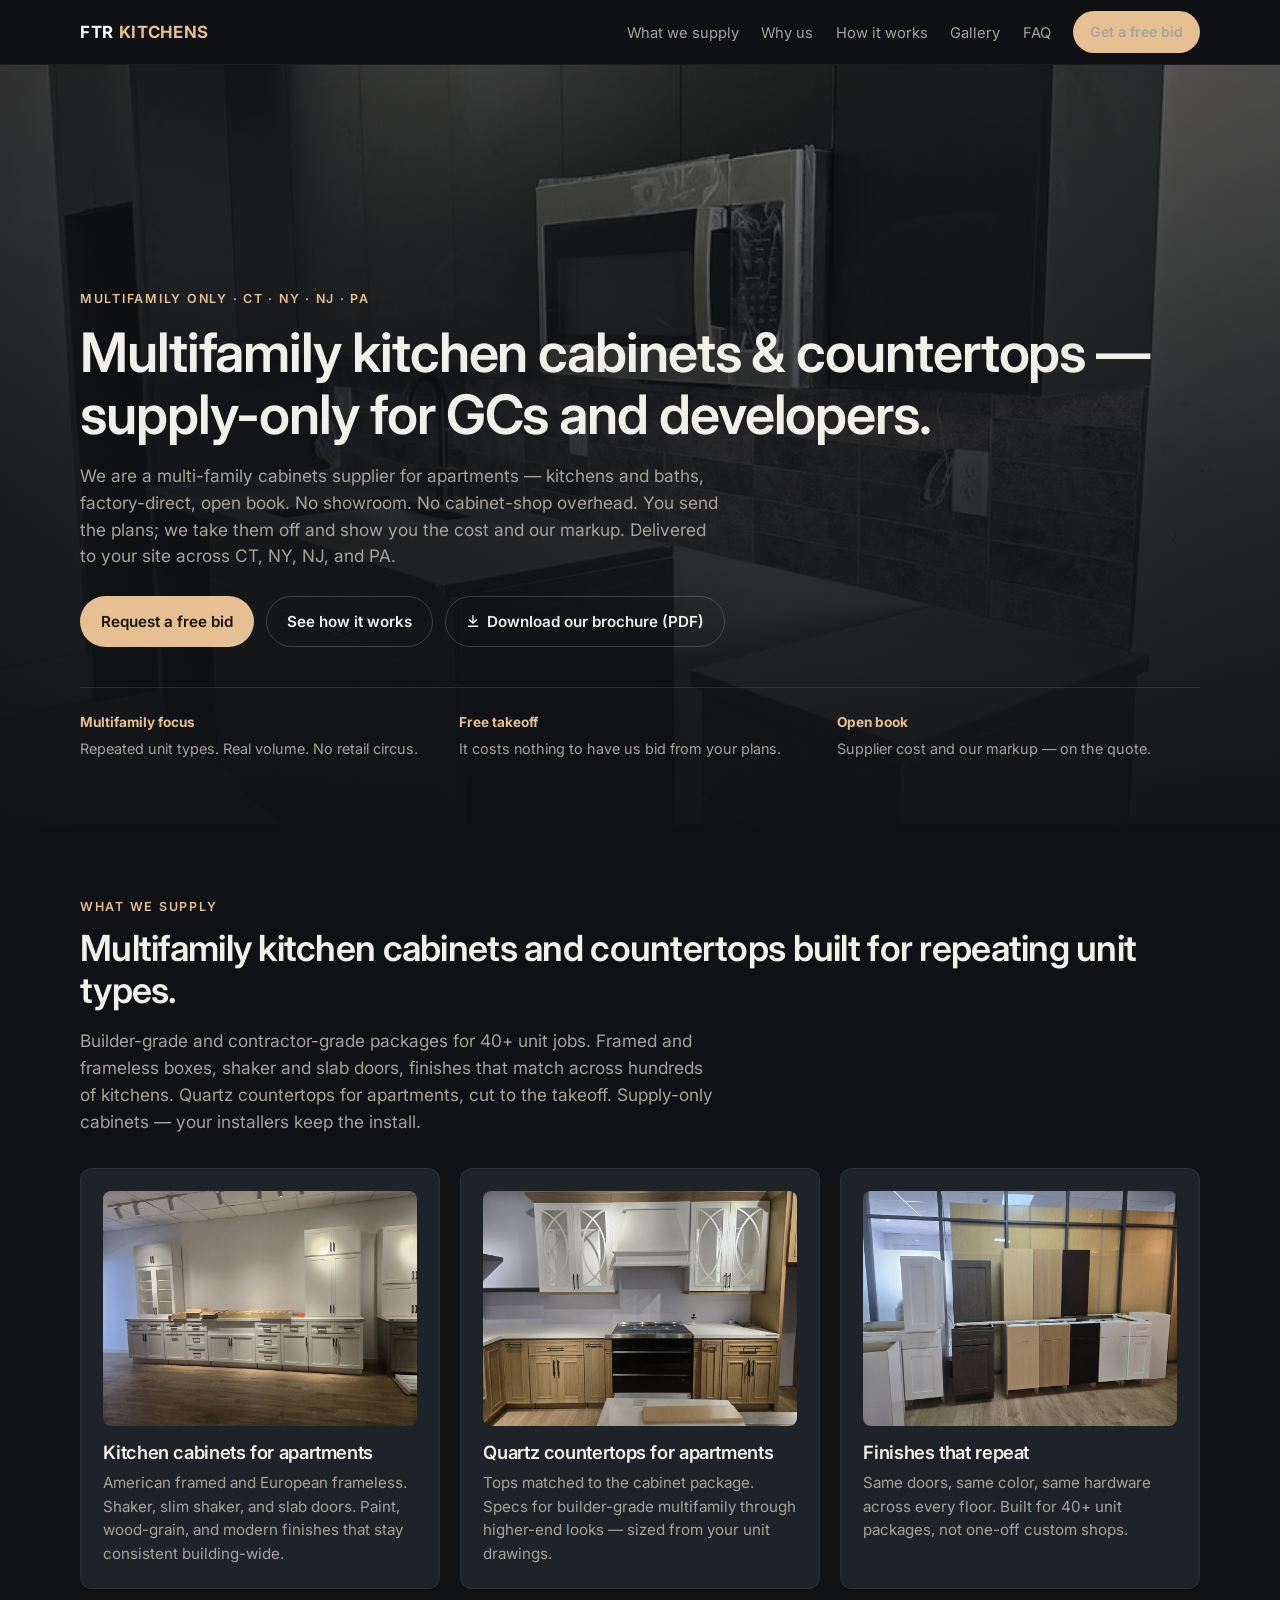
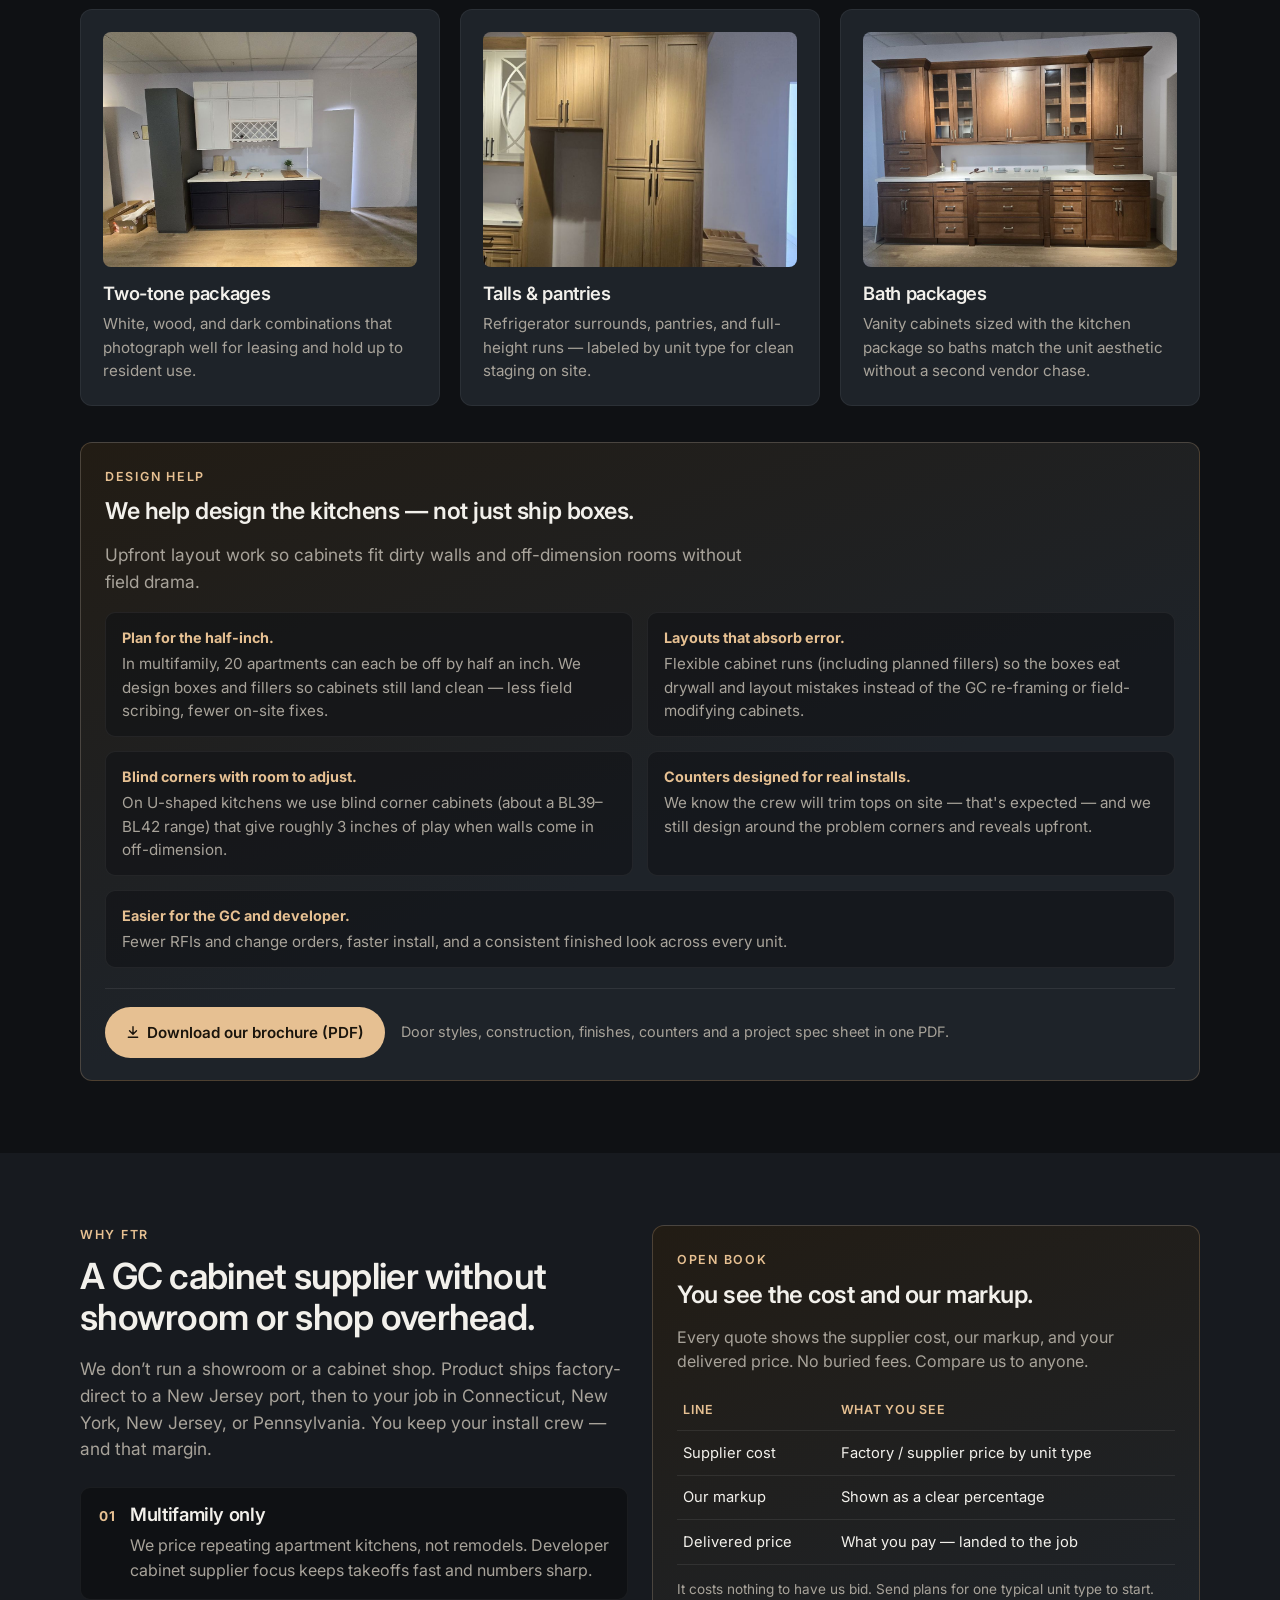
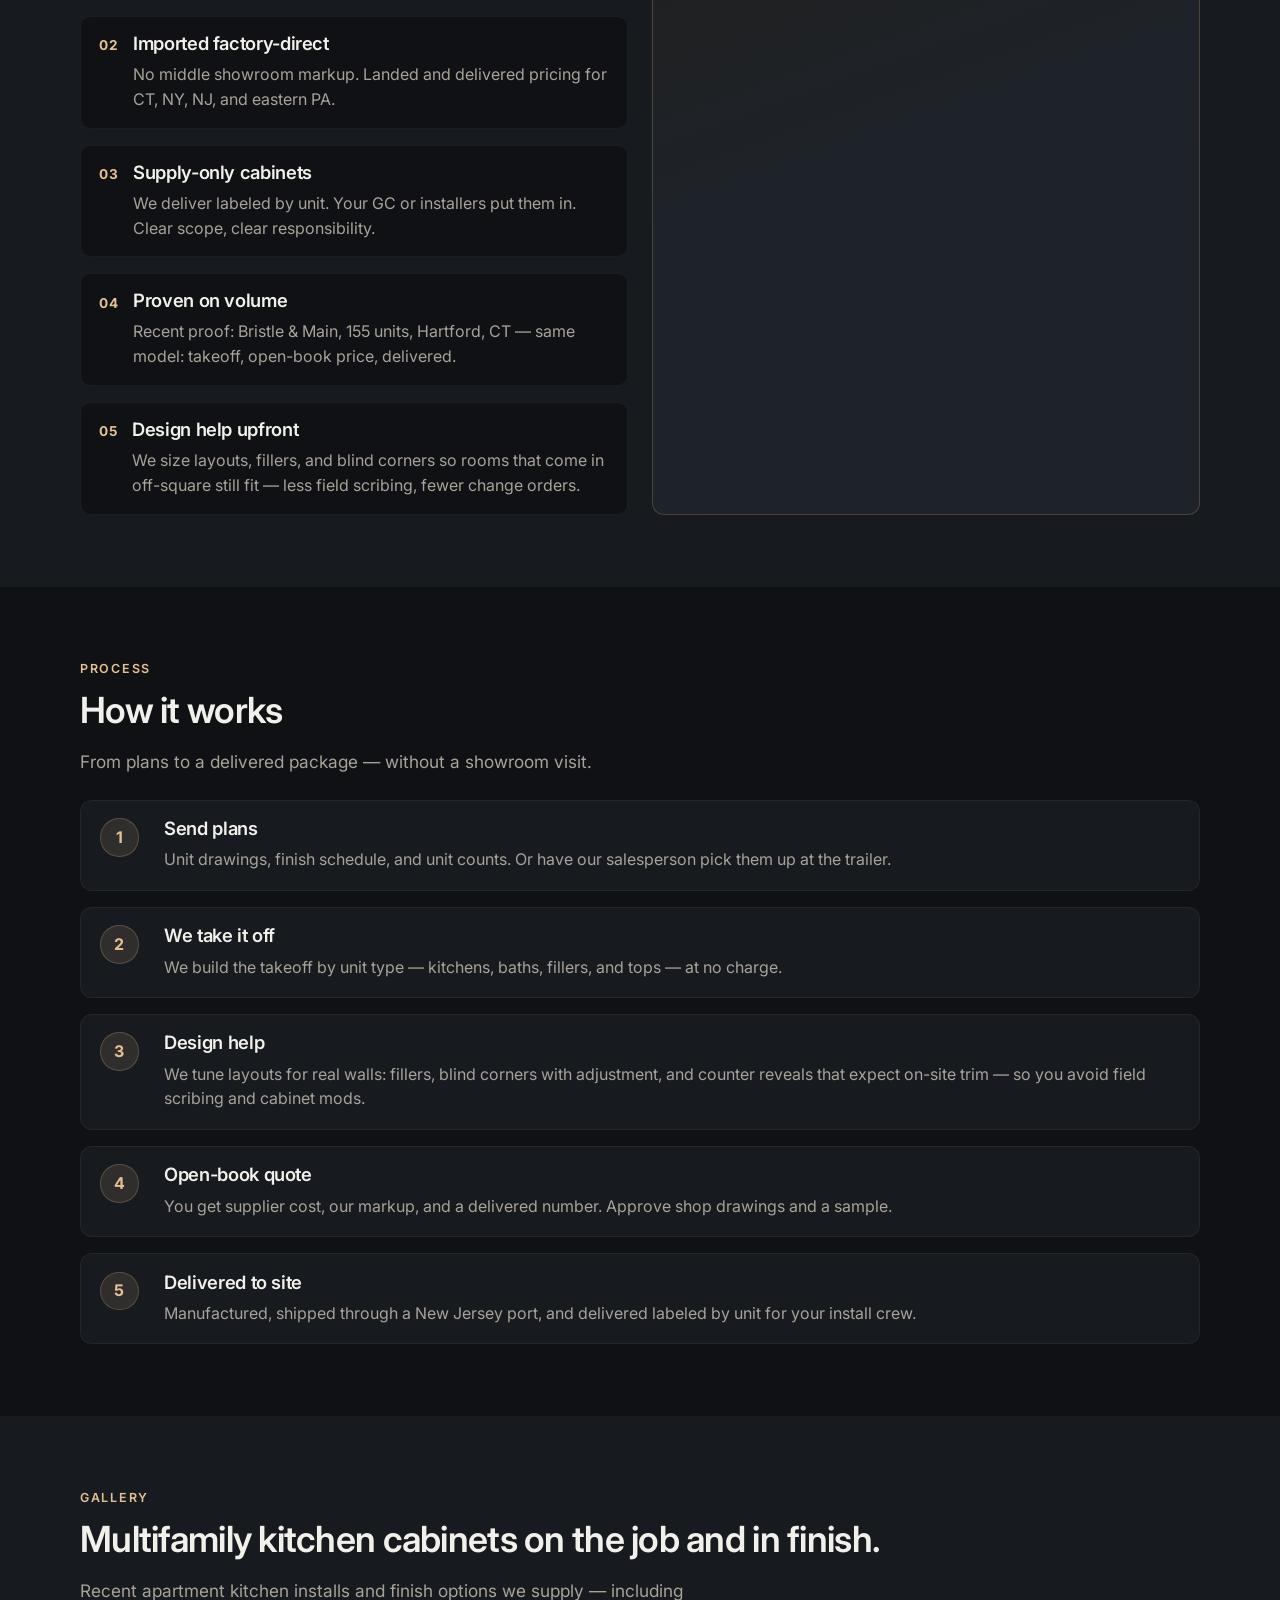
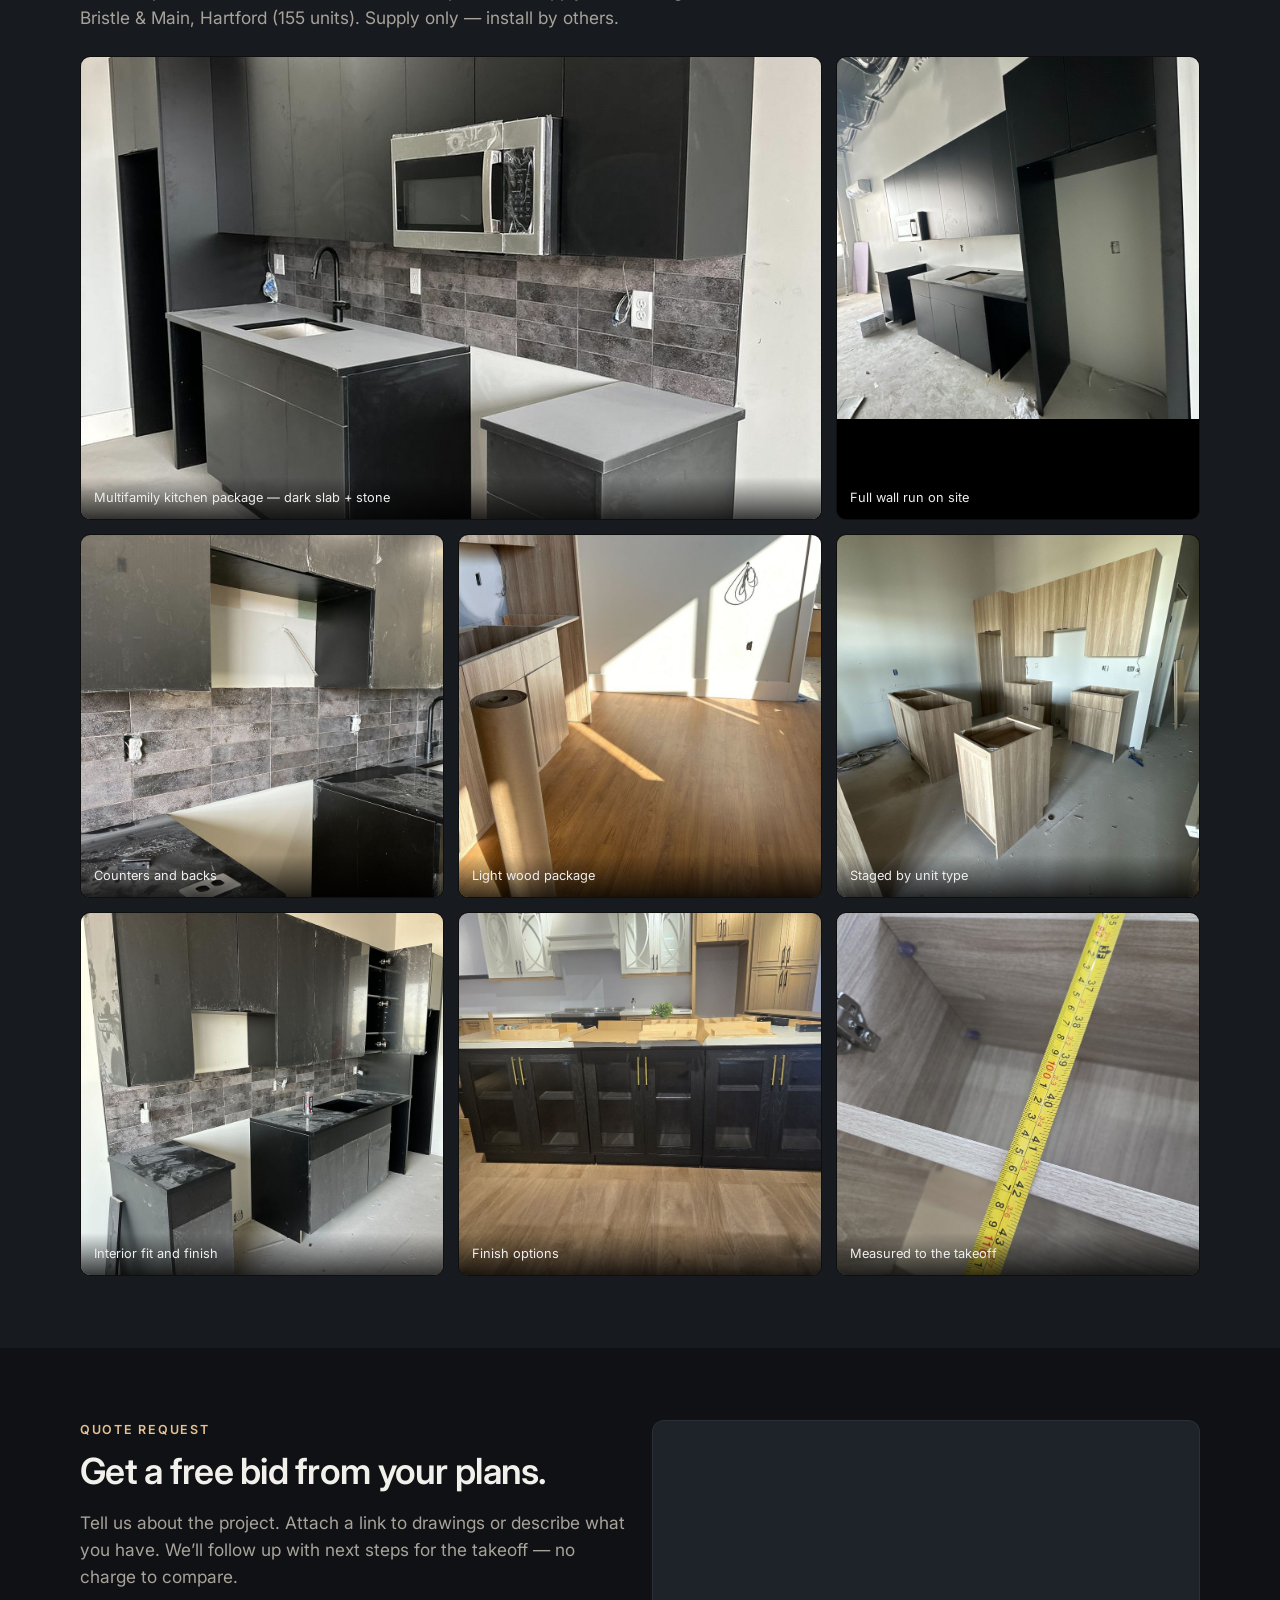
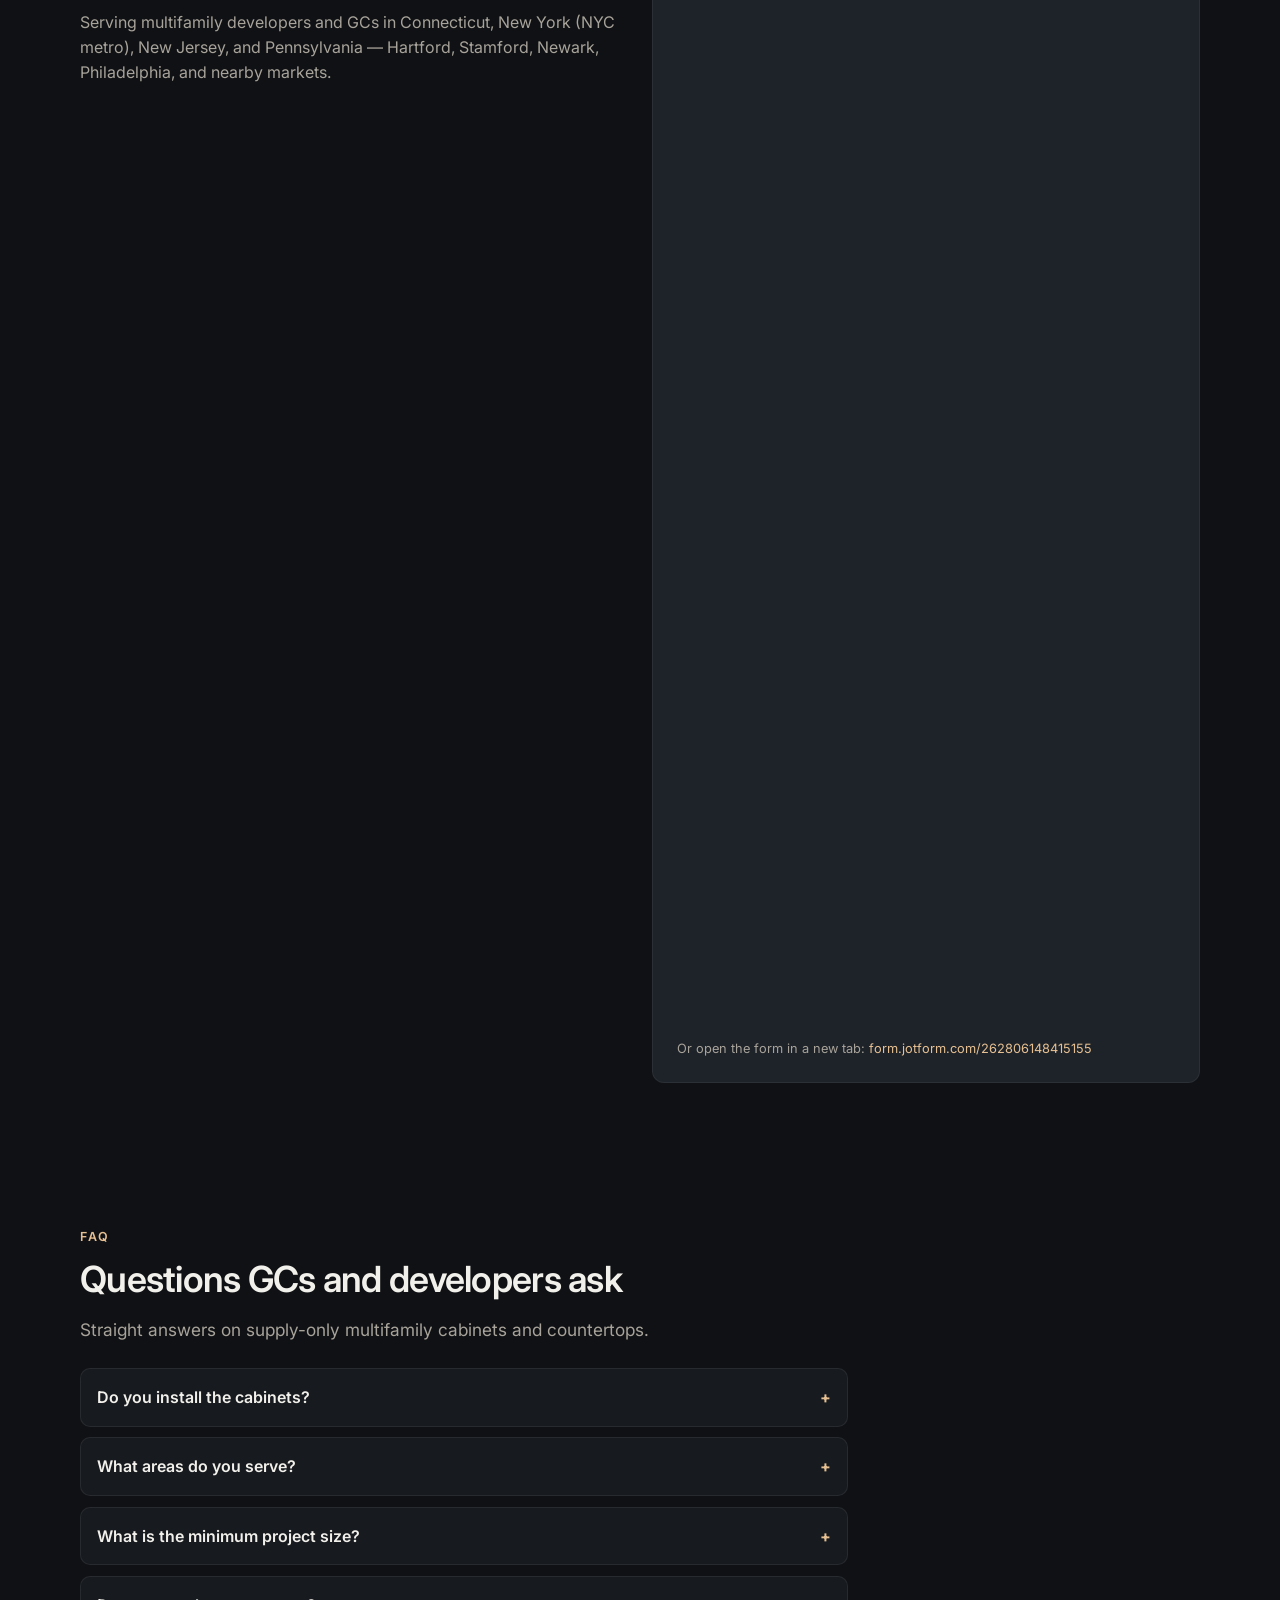
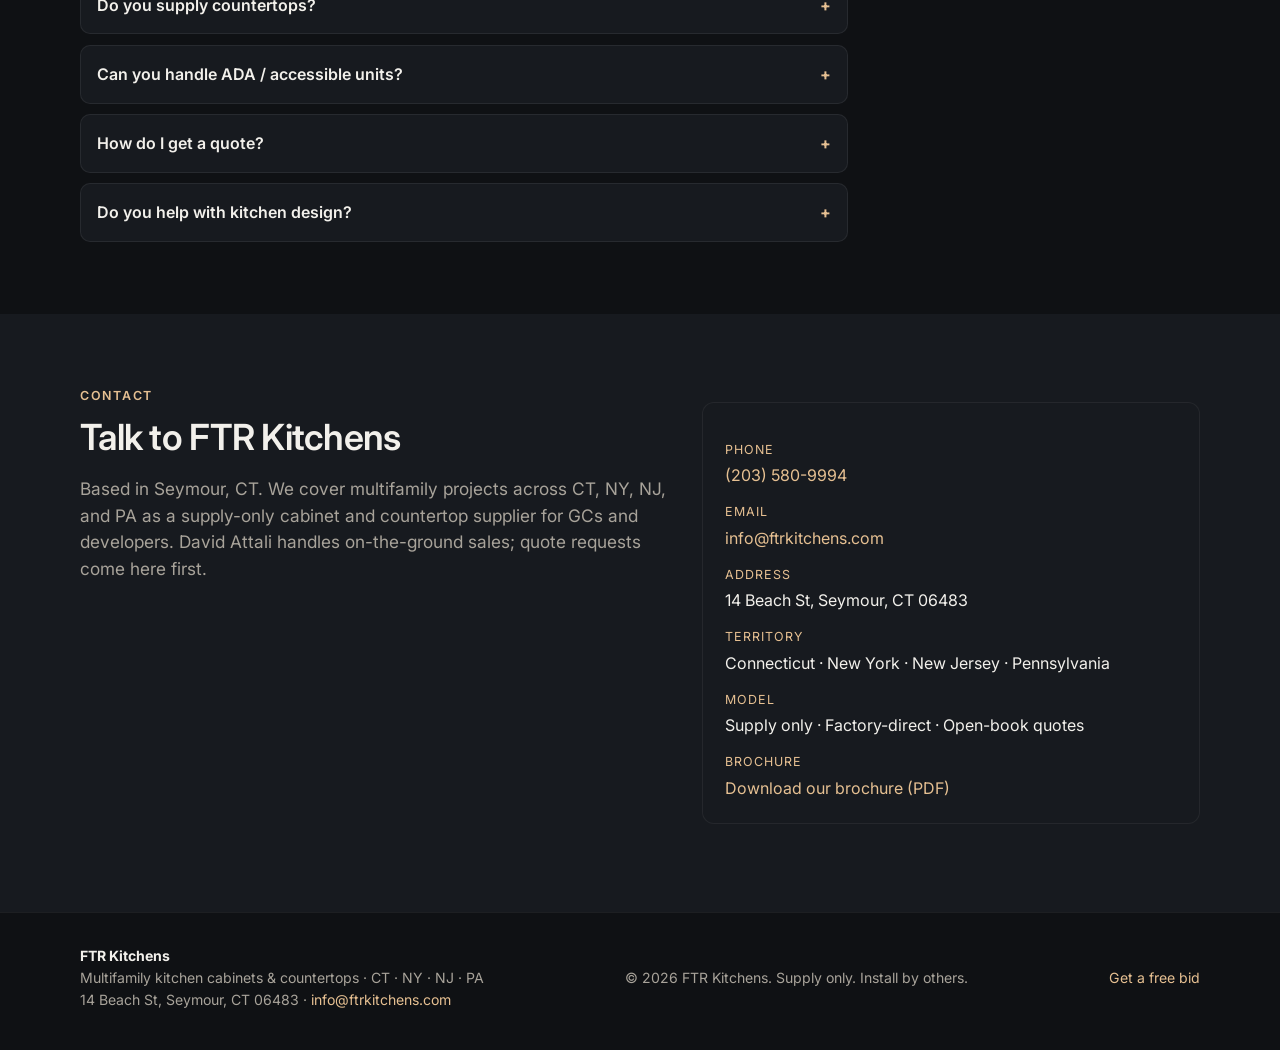
<file: index.html>
<!DOCTYPE html>
<html lang="en">
<head>
  <meta charset="utf-8" />
  <meta name="viewport" content="width=device-width, initial-scale=1" />
  <title>Multifamily Kitchen Cabinets &amp; Counters | FTR Kitchens</title>
  <meta name="description" content="Supply-only multifamily kitchen cabinets and quartz countertops for GCs and developers in CT, NY, NJ &amp; PA. Free takeoff. Open-book pricing. (203) 580-9994." />
  <meta name="theme-color" content="#0f1114" />
  <link rel="canonical" href="https://ftrkitchens.com/" />
  <meta name="robots" content="index, follow" />

  <meta property="og:type" content="website" />
  <meta property="og:site_name" content="FTR Kitchens" />
  <meta property="og:url" content="https://ftrkitchens.com/" />
  <meta property="og:title" content="Multifamily Kitchen Cabinets &amp; Counters | FTR Kitchens" />
  <meta property="og:description" content="Supply-only multifamily kitchen cabinets and countertops for GCs and developers across CT, NY, NJ and PA. Free takeoff. Delivered to site." />
  <meta property="og:image" content="https://ftrkitchens.com/img/hero.jpg" />
  <meta property="og:image:alt" content="Modern multifamily kitchen with matte black slab cabinets and dark quartz countertops" />
  <meta property="og:locale" content="en_US" />

  <meta name="twitter:card" content="summary_large_image" />
  <meta name="twitter:title" content="Multifamily Kitchen Cabinets &amp; Counters | FTR Kitchens" />
  <meta name="twitter:description" content="Supply-only cabinets and countertops for multifamily projects in CT, NY, NJ and PA. Free takeoff from your plans." />
  <meta name="twitter:image" content="https://ftrkitchens.com/img/hero.jpg" />

  <link rel="icon" href="/favicon.svg" type="image/svg+xml" />
  <link rel="icon" href="/favicon.png" type="image/png" sizes="32x32" />
  <link rel="apple-touch-icon" href="/favicon.png" />

  <link rel="preconnect" href="https://fonts.googleapis.com" />
  <link rel="preconnect" href="https://fonts.gstatic.com" crossorigin />
  <link rel="preconnect" href="https://form.jotform.com" />
  <link rel="preload" as="image" href="img/hero.jpg" fetchpriority="high" />
  <link href="https://fonts.googleapis.com/css2?family=Inter:wght@400;500;600;700&display=swap" rel="stylesheet" />
  <link rel="stylesheet" href="styles.css" />

  <script type="application/ld+json">
  {
    "@context": "https://schema.org",
    "@graph": [
      {
        "@type": ["Organization", "HomeAndConstructionBusiness"],
        "@id": "https://ftrkitchens.com/#organization",
        "name": "FTR Kitchens",
        "url": "https://ftrkitchens.com/",
        "telephone": "+1-203-580-9994",
        "email": "info@ftrkitchens.com",
        "address": {
          "@type": "PostalAddress",
          "streetAddress": "14 Beach St",
          "addressLocality": "Seymour",
          "addressRegion": "CT",
          "postalCode": "06483",
          "addressCountry": "US"
        },
        "image": "https://ftrkitchens.com/img/hero.jpg",
        "logo": "https://ftrkitchens.com/favicon.png",
        "description": "Supply-only multifamily kitchen cabinets and countertops for developers and GCs in Connecticut, New York, New Jersey, and Pennsylvania.",
        "areaServed": [
          {"@type": "State", "name": "Connecticut"},
          {"@type": "State", "name": "New York"},
          {"@type": "State", "name": "New Jersey"},
          {"@type": "State", "name": "Pennsylvania"},
          {"@type": "City", "name": "Hartford"},
          {"@type": "City", "name": "Stamford"},
          {"@type": "City", "name": "Newark"},
          {"@type": "City", "name": "Philadelphia"},
          {"@type": "City", "name": "New York"}
        ],
        "knowsAbout": [
          "multifamily kitchen cabinets",
          "apartment kitchen cabinets wholesale",
          "quartz countertops for apartments",
          "supply-only cabinets",
          "GC cabinet supplier"
        ]
      },
      {
        "@type": "WebSite",
        "@id": "https://ftrkitchens.com/#website",
        "url": "https://ftrkitchens.com/",
        "name": "FTR Kitchens",
        "publisher": {"@id": "https://ftrkitchens.com/#organization"}
      },
      {
        "@type": "Service",
        "@id": "https://ftrkitchens.com/#service-cabinets",
        "name": "Multifamily kitchen cabinets",
        "serviceType": "Supply-only multifamily kitchen cabinets",
        "provider": {"@id": "https://ftrkitchens.com/#organization"},
        "areaServed": ["CT", "NY", "NJ", "PA"],
        "description": "Builder-grade and contractor-grade kitchen cabinets for multifamily projects of 40+ units. Delivered to site; install by others."
      },
      {
        "@type": "Service",
        "@id": "https://ftrkitchens.com/#service-countertops",
        "name": "Multifamily countertops",
        "serviceType": "Quartz and stone countertops for apartments",
        "provider": {"@id": "https://ftrkitchens.com/#organization"},
        "areaServed": ["CT", "NY", "NJ", "PA"],
        "description": "Quartz and stone countertops sized from unit drawings and delivered with the cabinet package."
      },
      {
        "@type": "FAQPage",
        "@id": "https://ftrkitchens.com/#faq",
        "mainEntity": [
          {
            "@type": "Question",
            "name": "Do you install the cabinets?",
            "acceptedAnswer": {
              "@type": "Answer",
              "text": "No. FTR Kitchens is supply only. We deliver labeled packages to your site; your GC or install crew puts them in."
            }
          },
          {
            "@type": "Question",
            "name": "What areas do you serve?",
            "acceptedAnswer": {
              "@type": "Answer",
              "text": "Multifamily projects across Connecticut, New York (including NYC metro), New Jersey, and Pennsylvania — including markets like Hartford, Stamford, Newark, and Philadelphia."
            }
          },
          {
            "@type": "Question",
            "name": "What is the minimum project size?",
            "acceptedAnswer": {
              "@type": "Answer",
              "text": "We focus on multifamily work. Typical jobs are 40+ units with repeating kitchen types so factory pricing stays sharp."
            }
          },
          {
            "@type": "Question",
            "name": "Do you supply countertops?",
            "acceptedAnswer": {
              "@type": "Answer",
              "text": "Yes. Quartz and stone countertops are part of the package, sized from your unit drawings and delivered with the cabinets."
            }
          },
          {
            "@type": "Question",
            "name": "Can you handle ADA / accessible units?",
            "acceptedAnswer": {
              "@type": "Answer",
              "text": "Yes. We build cabinet packages to the project's accessible-unit specs so ADA kitchens match the rest of the building."
            }
          },
          {
            "@type": "Question",
            "name": "How do I get a quote?",
            "acceptedAnswer": {
              "@type": "Answer",
              "text": "Send unit plans and a finish schedule for a free takeoff. Pricing is open book — you see the supplier cost and our markup. Call (203) 580-9994 or use the quote form."
            }
          },
          {
            "@type": "Question",
            "name": "Do you help with kitchen design?",
            "acceptedAnswer": {
              "@type": "Answer",
              "text": "Yes. We help design layouts upfront — fillers, blind corners with adjustment, and counter reveals — so cabinets fit off-dimension rooms with fewer field fixes."
            }
          }
        ]
      }
    ]
  }
  </script>
</head>
<body>
  <header class="site-header">
    <div class="container nav">
      <a class="logo" href="#top">FTR <span>Kitchens</span></a>
      <button class="nav-toggle" type="button" aria-expanded="false" aria-controls="nav-menu">Menu</button>
      <ul class="nav-links" id="nav-menu">
        <li><a href="#supply">What we supply</a></li>
        <li><a href="#why">Why us</a></li>
        <li><a href="#how">How it works</a></li>
        <li><a href="#gallery">Gallery</a></li>
        <li><a href="#faq">FAQ</a></li>
        <li><a href="#quote" class="btn btn-primary" style="padding:0.55rem 1rem;font-size:0.88rem">Get a free bid</a></li>
      </ul>
    </div>
  </header>

  <main id="top">
    <section class="hero">
      <div class="hero-media" style="background-image:url('img/hero.jpg')" role="img" aria-label="Modern multifamily kitchen with matte black slab cabinets and dark quartz countertops, Bristle &amp; Main style install, Hartford CT"></div>
      <div class="container hero-content">
        <p class="eyebrow">Multifamily only · CT · NY · NJ · PA</p>
        <h1>Multifamily kitchen cabinets &amp; countertops — supply-only for GCs and developers.</h1>
        <p class="lead">We are a multi-family cabinets supplier for apartments — kitchens and baths, factory-direct, open book. No showroom. No cabinet-shop overhead. You send the plans; we take them off and show you the cost and our markup. Delivered to your site across CT, NY, NJ, and PA.</p>
        <div class="hero-actions">
          <a class="btn btn-primary" href="#quote">Request a free bid</a>
          <a class="btn btn-ghost" href="#how">See how it works</a>
          <a class="btn btn-ghost btn-download" href="brochure/FTR-Kitchens-Brochure.pdf" download="FTR-Kitchens-Brochure.pdf" type="application/pdf">Download our brochure (PDF)</a>
        </div>
        <div class="hero-points">
          <div><strong>Multifamily focus</strong><span>Repeated unit types. Real volume. No retail circus.</span></div>
          <div><strong>Free takeoff</strong><span>It costs nothing to have us bid from your plans.</span></div>
          <div><strong>Open book</strong><span>Supplier cost and our markup — on the quote.</span></div>
        </div>
      </div>
    </section>

    <section class="section" id="supply">
      <div class="container">
        <p class="eyebrow">What we supply</p>
        <h2>Multifamily kitchen cabinets and countertops built for repeating unit types.</h2>
        <p class="lead">Builder-grade and contractor-grade packages for 40+ unit jobs. Framed and frameless boxes, shaker and slab doors, finishes that match across hundreds of kitchens. Quartz countertops for apartments, cut to the takeoff. Supply-only cabinets — your installers keep the install.</p>
        <div class="grid-3" style="margin-top:2rem">
          <article class="card">
            <img src="img/style-white-shaker.jpg" alt="White shaker multifamily kitchen cabinets with black hardware and quartz-ready counters" width="1100" height="825" loading="lazy" decoding="async" />
            <h3>Kitchen cabinets for apartments</h3>
            <p>American framed and European frameless. Shaker, slim shaker, and slab doors. Paint, wood-grain, and modern finishes that stay consistent building-wide.</p>
          </article>
          <article class="card">
            <img src="img/style-two-tone.jpg" alt="Two-tone apartment kitchen with white uppers, wood base cabinets, and white quartz countertop" width="1100" height="825" loading="lazy" decoding="async" />
            <h3>Quartz countertops for apartments</h3>
            <p>Tops matched to the cabinet package. Specs for builder-grade multifamily through higher-end looks — sized from your unit drawings.</p>
          </article>
          <article class="card">
            <img src="img/style-finish-range.jpg" alt="Builder-grade cabinet finish range from white shaker to matte black slab for multifamily packages" width="1100" height="825" loading="lazy" decoding="async" />
            <h3>Finishes that repeat</h3>
            <p>Same doors, same color, same hardware across every floor. Built for 40+ unit packages, not one-off custom shops.</p>
          </article>
        </div>
        <div class="grid-3" style="margin-top:1.25rem">
          <article class="card">
            <img src="img/style-navy-white.jpg" alt="Navy and white contractor-grade kitchen cabinets with white countertop for apartment units" width="1100" height="825" loading="lazy" decoding="async" />
            <h3>Two-tone packages</h3>
            <p>White, wood, and dark combinations that photograph well for leasing and hold up to resident use.</p>
          </article>
          <article class="card">
            <img src="img/style-oak-pantry.jpg" alt="Light oak pantry and refrigerator surround cabinets for multifamily kitchen packages" width="900" height="1200" loading="lazy" decoding="async" />
            <h3>Talls &amp; pantries</h3>
            <p>Refrigerator surrounds, pantries, and full-height runs — labeled by unit type for clean staging on site.</p>
          </article>
          <article class="card">
            <img src="img/style-shaker-brown.jpg" alt="Warm wood shaker bath vanity cabinets with white stone countertop" width="1100" height="825" loading="lazy" decoding="async" />
            <h3>Bath packages</h3>
            <p>Vanity cabinets sized with the kitchen package so baths match the unit aesthetic without a second vendor chase.</p>
          </article>
        </div>

        <div class="design-callout" id="design">
          <p class="eyebrow">Design help</p>
          <h3>We help design the kitchens — not just ship boxes.</h3>
          <p class="lead" style="margin-bottom:1rem">Upfront layout work so cabinets fit dirty walls and off-dimension rooms without field drama.</p>
          <ul class="design-points">
            <li><strong>Plan for the half-inch.</strong> In multifamily, 20 apartments can each be off by half an inch. We design boxes and fillers so cabinets still land clean — less field scribing, fewer on-site fixes.</li>
            <li><strong>Layouts that absorb error.</strong> Flexible cabinet runs (including planned fillers) so the boxes eat drywall and layout mistakes instead of the GC re-framing or field-modifying cabinets.</li>
            <li><strong>Blind corners with room to adjust.</strong> On U-shaped kitchens we use blind corner cabinets (about a BL39–BL42 range) that give roughly 3 inches of play when walls come in off-dimension.</li>
            <li><strong>Counters designed for real installs.</strong> We know the crew will trim tops on site — that's expected — and we still design around the problem corners and reveals upfront.</li>
            <li><strong>Easier for the GC and developer.</strong> Fewer RFIs and change orders, faster install, and a consistent finished look across every unit.</li>
          </ul>
          <div class="design-download">
            <a class="btn btn-primary btn-download" href="brochure/FTR-Kitchens-Brochure.pdf" download="FTR-Kitchens-Brochure.pdf" type="application/pdf">Download our brochure (PDF)</a>
            <span class="muted">Door styles, construction, finishes, counters and a project spec sheet in one PDF.</span>
          </div>
        </div>
      </div>
    </section>

    <section class="section section-alt" id="why">
      <div class="container grid-2">
        <div>
          <p class="eyebrow">Why FTR</p>
          <h2>A GC cabinet supplier without showroom or shop overhead.</h2>
          <p class="lead">We don’t run a showroom or a cabinet shop. Product ships factory-direct to a New Jersey port, then to your job in Connecticut, New York, New Jersey, or Pennsylvania. You keep your install crew — and that margin.</p>
          <ul class="why-list">
            <li>
              <span class="num">01</span>
              <div>
                <h3>Multifamily only</h3>
                <p class="muted" style="margin:0">We price repeating apartment kitchens, not remodels. Developer cabinet supplier focus keeps takeoffs fast and numbers sharp.</p>
              </div>
            </li>
            <li>
              <span class="num">02</span>
              <div>
                <h3>Imported factory-direct</h3>
                <p class="muted" style="margin:0">No middle showroom markup. Landed and delivered pricing for CT, NY, NJ, and eastern PA.</p>
              </div>
            </li>
            <li>
              <span class="num">03</span>
              <div>
                <h3>Supply-only cabinets</h3>
                <p class="muted" style="margin:0">We deliver labeled by unit. Your GC or installers put them in. Clear scope, clear responsibility.</p>
              </div>
            </li>
            <li>
              <span class="num">04</span>
              <div>
                <h3>Proven on volume</h3>
                <p class="muted" style="margin:0">Recent proof: Bristle &amp; Main, 155 units, Hartford, CT — same model: takeoff, open-book price, delivered.</p>
              </div>
            </li>
            <li>
              <span class="num">05</span>
              <div>
                <h3>Design help upfront</h3>
                <p class="muted" style="margin:0">We size layouts, fillers, and blind corners so rooms that come in off-square still fit — less field scribing, fewer change orders.</p>
              </div>
            </li>
          </ul>
        </div>
        <aside class="open-book">
          <p class="eyebrow">Open book</p>
          <h2 style="font-size:1.5rem">You see the cost and our markup.</h2>
          <p class="muted">Every quote shows the supplier cost, our markup, and your delivered price. No buried fees. Compare us to anyone.</p>
          <table>
            <thead>
              <tr><th>Line</th><th>What you see</th></tr>
            </thead>
            <tbody>
              <tr><td>Supplier cost</td><td>Factory / supplier price by unit type</td></tr>
              <tr><td>Our markup</td><td>Shown as a clear percentage</td></tr>
              <tr><td>Delivered price</td><td>What you pay — landed to the job</td></tr>
            </tbody>
          </table>
          <p class="note">It costs nothing to have us bid. Send plans for one typical unit type to start.</p>
        </aside>
      </div>
    </section>

    <section class="section" id="how">
      <div class="container">
        <p class="eyebrow">Process</p>
        <h2>How it works</h2>
        <p class="lead">From plans to a delivered package — without a showroom visit.</p>
        <div class="steps">
          <div class="step">
            <div>
              <h3>Send plans</h3>
              <p>Unit drawings, finish schedule, and unit counts. Or have our salesperson pick them up at the trailer.</p>
            </div>
          </div>
          <div class="step">
            <div>
              <h3>We take it off</h3>
              <p>We build the takeoff by unit type — kitchens, baths, fillers, and tops — at no charge.</p>
            </div>
          </div>
          <div class="step">
            <div>
              <h3>Design help</h3>
              <p>We tune layouts for real walls: fillers, blind corners with adjustment, and counter reveals that expect on-site trim — so you avoid field scribing and cabinet mods.</p>
            </div>
          </div>
          <div class="step">
            <div>
              <h3>Open-book quote</h3>
              <p>You get supplier cost, our markup, and a delivered number. Approve shop drawings and a sample.</p>
            </div>
          </div>
          <div class="step">
            <div>
              <h3>Delivered to site</h3>
              <p>Manufactured, shipped through a New Jersey port, and delivered labeled by unit for your install crew.</p>
            </div>
          </div>
        </div>
      </div>
    </section>

    <section class="section section-alt" id="gallery">
      <div class="container">
        <p class="eyebrow">Gallery</p>
        <h2>Multifamily kitchen cabinets on the job and in finish.</h2>
        <p class="lead">Recent apartment kitchen installs and finish options we supply — including Bristle &amp; Main, Hartford (155 units). Supply only — install by others.</p>
        <div class="gallery-grid">
          <figure class="wide">
            <img src="img/hero.jpg" alt="Finished multifamily kitchen with matte black slab cabinets and dark quartz countertops, Bristle & Main, Hartford CT" width="900" height="1200" loading="lazy" decoding="async" />
            <figcaption>Multifamily kitchen package — dark slab + stone</figcaption>
          </figure>
          <figure>
            <img src="img/gallery-bnm01.jpg" alt="Long run of matte black multifamily kitchen cabinets under construction, Bristle & Main, Hartford CT" width="900" height="1200" loading="lazy" decoding="async" />
            <figcaption>Full wall run on site</figcaption>
          </figure>
          <figure>
            <img src="img/gallery-bnm02.jpg" alt="Close-up of dark slab cabinets, quartz counter, and tiled backsplash in an apartment kitchen install" width="1200" height="900" loading="lazy" decoding="async" />
            <figcaption>Counters and backs</figcaption>
          </figure>
          <figure>
            <img src="img/gallery-bnm06.jpg" alt="Light wood-grain apartment kitchen cabinets being installed on a multifamily jobsite" width="900" height="1200" loading="lazy" decoding="async" />
            <figcaption>Light wood package</figcaption>
          </figure>
          <figure>
            <img src="img/gallery-bnm09.jpg" alt="Light oak multifamily kitchen cabinets staged by unit type before countertops" width="900" height="1200" loading="lazy" decoding="async" />
            <figcaption>Staged by unit type</figcaption>
          </figure>
          <figure>
            <img src="img/gallery-bnm07.jpg" alt="Matte black slab cabinet interior and shelves on a multifamily kitchen package" width="900" height="1200" loading="lazy" decoding="async" />
            <figcaption>Interior fit and finish</figcaption>
          </figure>
          <figure>
            <img src="img/style-island.jpg" alt="Dark glass-door island cabinet finish option for multifamily and leasing kitchens" width="1100" height="825" loading="lazy" decoding="async" />
            <figcaption>Finish options</figcaption>
          </figure>
          <figure>
            <img src="img/process-measure.jpg" alt="Tape measure checking cabinet interior dimensions for a multifamily takeoff" width="900" height="1199" loading="lazy" decoding="async" />
            <figcaption>Measured to the takeoff</figcaption>
          </figure>
        </div>
      </div>
    </section>

    <section class="section" id="quote">
      <div class="container grid-2">
        <div>
          <p class="eyebrow">Quote request</p>
          <h2>Get a free bid from your plans.</h2>
          <p class="lead">Tell us about the project. Attach a link to drawings or describe what you have. We’ll follow up with next steps for the takeoff — no charge to compare.</p>
          <p class="muted" style="margin-top:1.25rem">Serving multifamily developers and GCs in Connecticut, New York (NYC metro), New Jersey, and Pennsylvania — Hartford, Stamford, Newark, Philadelphia, and nearby markets.</p>
        </div>
        <div class="form-wrap">
          <!-- Jotform: FTR Kitchens - Quote Request (form ID 262806148415155). Created via API; do not reuse Damstrong forms. -->
          <iframe
            id="ftr-jotform"
            title="FTR Kitchens quote request form for multifamily cabinet and countertop bids"
            src="https://form.jotform.com/262806148415155"
            allow="geolocation; microphone; camera; fullscreen"
            allowtransparency="true"
            frameborder="0"
            scrolling="no"
            class="jotform-embed"
          ></iframe>
          <p class="form-hint" style="margin-top:0.85rem">Or open the form in a new tab: <a href="https://form.jotform.com/262806148415155" target="_blank" rel="noopener">form.jotform.com/262806148415155</a></p>
        </div>
      </div>
    </section>


    <section class="section" id="faq">
      <div class="container">
        <p class="eyebrow">FAQ</p>
        <h2>Questions GCs and developers ask</h2>
        <p class="lead">Straight answers on supply-only multifamily cabinets and countertops.</p>
        <div class="faq-list">
          <details class="faq-item">
            <summary>Do you install the cabinets?</summary>
            <p>No. FTR Kitchens is supply only. We deliver labeled packages to your site; your GC or install crew puts them in — and you keep that margin.</p>
          </details>
          <details class="faq-item">
            <summary>What areas do you serve?</summary>
            <p>Multifamily projects across Connecticut, New York (including the NYC metro), New Jersey, and Pennsylvania — markets like Hartford, Stamford, Newark, and Philadelphia.</p>
          </details>
          <details class="faq-item">
            <summary>What is the minimum project size?</summary>
            <p>We focus on multifamily. Typical jobs are 40+ units with repeating kitchen types so factory pricing stays sharp.</p>
          </details>
          <details class="faq-item">
            <summary>Do you supply countertops?</summary>
            <p>Yes. Quartz and stone countertops are part of the package, sized from your unit drawings and delivered with the cabinets.</p>
          </details>
          <details class="faq-item">
            <summary>Can you handle ADA / accessible units?</summary>
            <p>Yes. We build cabinet packages to the project’s accessible-unit specs so ADA kitchens match the rest of the building.</p>
          </details>
          <details class="faq-item">
            <summary>How do I get a quote?</summary>
            <p>Send unit plans and a finish schedule for a free takeoff. Pricing is open book — you see the supplier cost and our markup. Call <a href="tel:+12035809994">(203) 580-9994</a> or use the quote form on this page.</p>
          </details>
          <details class="faq-item">
            <summary>Do you help with kitchen design?</summary>
            <p>Yes. We help design layouts upfront — fillers, blind corners with adjustment, and counter reveals — so cabinets fit off-dimension rooms with fewer field fixes and change orders.</p>
          </details>
        </div>
      </div>
    </section>

    <section class="section section-alt" id="contact">
      <div class="container contact-grid">
        <div>
          <p class="eyebrow">Contact</p>
          <h2>Talk to FTR Kitchens</h2>
          <p class="lead">Based in Seymour, CT. We cover multifamily projects across CT, NY, NJ, and PA as a supply-only cabinet and countertop supplier for GCs and developers. David Attali handles on-the-ground sales; quote requests come here first.</p>
        </div>
        <dl class="contact-card">
          <dt>Phone</dt>
          <dd><a href="tel:+12035809994">(203) 580-9994</a></dd>
          <dt>Email</dt>
          <dd><a href="mailto:info@ftrkitchens.com">info@ftrkitchens.com</a></dd>
          <dt>Address</dt>
          <dd>14 Beach St, Seymour, CT 06483</dd>
          <dt>Territory</dt>
          <dd>Connecticut · New York · New Jersey · Pennsylvania</dd>
          <dt>Model</dt>
          <dd>Supply only · Factory-direct · Open-book quotes</dd>
          <dt>Brochure</dt>
          <dd><a href="brochure/FTR-Kitchens-Brochure.pdf" download="FTR-Kitchens-Brochure.pdf">Download our brochure (PDF)</a></dd>
        </dl>
      </div>
    </section>
  </main>

  <footer class="site-footer">
    <div class="container footer-row">
      <div>
        <strong style="color:var(--text)">FTR Kitchens</strong><br />
        Multifamily kitchen cabinets &amp; countertops · CT · NY · NJ · PA<br />
        14 Beach St, Seymour, CT 06483 · <a href="mailto:info@ftrkitchens.com">info@ftrkitchens.com</a>
      </div>
      <div>© <span id="y"></span> FTR Kitchens. Supply only. Install by others.</div>
      <div><a href="#quote">Get a free bid</a></div>
    </div>
  </footer>

  <script>
    document.getElementById("y").textContent = new Date().getFullYear();
  </script>
  <script src="script.js"></script>
  <script src="/track.js" defer></script>
</body>
</html>
</file>
<file: styles.css>
/* FTR Kitchens — static site styles
   Accent gold: #e6c092 (from research reference) */
:root {
  --bg: #0f1114;
  --bg-elev: #171a1f;
  --bg-soft: #1e2329;
  --text: #f2f0eb;
  --muted: #a8a39a;
  --line: rgba(230, 192, 146, 0.22);
  --gold: #e6c092;
  --gold-dim: #c9a574;
  --white: #ffffff;
  --danger: #e8a0a0;
  --radius: 12px;
  --max: 1120px;
  --font: "Inter", "Segoe UI", system-ui, -apple-system, sans-serif;
}

*, *::before, *::after { box-sizing: border-box; }
html { scroll-behavior: smooth; }
body {
  margin: 0;
  font-family: var(--font);
  background: var(--bg);
  color: var(--text);
  line-height: 1.55;
  -webkit-font-smoothing: antialiased;
}
img { max-width: 100%; display: block; height: auto; }
a { color: var(--gold); text-decoration: none; }
a:hover { color: var(--white); }
.container { width: min(100% - 2rem, var(--max)); margin-inline: auto; }
.section { padding: 4.5rem 0; }
.section-alt { background: var(--bg-elev); }
.eyebrow {
  color: var(--gold);
  font-size: 0.78rem;
  letter-spacing: 0.14em;
  text-transform: uppercase;
  font-weight: 600;
  margin: 0 0 0.75rem;
}
h1, h2, h3 { line-height: 1.15; font-weight: 600; letter-spacing: -0.02em; }
h1 { font-size: clamp(2.1rem, 4.5vw, 3.4rem); margin: 0 0 1rem; }
h2 { font-size: clamp(1.6rem, 3vw, 2.25rem); margin: 0 0 1rem; }
h3 { font-size: 1.15rem; margin: 0 0 0.5rem; }
.lead { color: var(--muted); font-size: 1.08rem; max-width: 40rem; }
.muted { color: var(--muted); }
.sr-only {
  position: absolute; width: 1px; height: 1px; padding: 0; margin: -1px;
  overflow: hidden; clip: rect(0,0,0,0); border: 0;
}

/* Header */
.site-header {
  position: sticky; top: 0; z-index: 50;
  background: rgba(15, 17, 20, 0.92);
  backdrop-filter: blur(10px);
  border-bottom: 1px solid rgba(255,255,255,0.06);
}
.nav {
  display: flex; align-items: center; justify-content: space-between;
  min-height: 64px; gap: 1rem;
}
.logo {
  font-weight: 700; letter-spacing: 0.04em; color: var(--white);
  font-size: 1.05rem; text-transform: uppercase;
}
.logo span { color: var(--gold); }
.nav-links {
  display: flex; gap: 1.4rem; align-items: center; list-style: none; margin: 0; padding: 0;
}
.nav-links a { color: var(--muted); font-size: 0.92rem; }
.nav-links a:hover { color: var(--white); }
.nav-toggle {
  display: none; background: transparent; border: 1px solid var(--line);
  color: var(--text); border-radius: 8px; padding: 0.45rem 0.7rem; cursor: pointer;
}

/* Buttons */
.btn {
  display: inline-flex; align-items: center; justify-content: center;
  gap: 0.4rem; padding: 0.8rem 1.25rem; border-radius: 999px;
  font-weight: 600; font-size: 0.95rem; border: 1px solid transparent;
  cursor: pointer; transition: 0.15s ease;
}
.btn-primary { background: var(--gold); color: #1a140c; }
.btn-primary:hover { background: #f0d2ad; color: #1a140c; }
.btn-ghost {
  background: transparent; color: var(--text);
  border-color: rgba(255,255,255,0.18);
}
.btn-ghost:hover { border-color: var(--gold); color: var(--gold); }
.btn-block { width: 100%; }

/* Hero */
.hero {
  position: relative; min-height: min(88vh, 760px);
  display: grid; align-items: end;
  overflow: hidden;
}
.hero-media {
  position: absolute; inset: 0;
  background: #000 center/cover no-repeat;
}
.hero-media::after {
  content: ""; position: absolute; inset: 0;
  background:
    linear-gradient(180deg, rgba(15,17,20,0.35) 0%, rgba(15,17,20,0.78) 55%, rgba(15,17,20,0.96) 100%),
    linear-gradient(90deg, rgba(15,17,20,0.75) 0%, rgba(15,17,20,0.25) 60%, rgba(15,17,20,0.55) 100%);
}
.hero-content {
  position: relative; z-index: 1;
  padding: 7rem 0 4rem;
}
.hero-actions { display: flex; flex-wrap: wrap; gap: 0.75rem; margin-top: 1.6rem; }
.hero-points {
  display: grid; grid-template-columns: repeat(3, minmax(0,1fr));
  gap: 1rem; margin-top: 2.5rem; padding-top: 1.5rem;
  border-top: 1px solid rgba(255,255,255,0.1);
}
.hero-points strong { display: block; color: var(--gold); font-size: 0.85rem; margin-bottom: 0.2rem; }
.hero-points span { color: var(--muted); font-size: 0.9rem; }

/* Cards / grids */
.grid-3 { display: grid; grid-template-columns: repeat(3, minmax(0,1fr)); gap: 1.25rem; }
.grid-2 { display: grid; grid-template-columns: repeat(2, minmax(0,1fr)); gap: 1.5rem; }
.card {
  background: var(--bg-soft);
  border: 1px solid rgba(255,255,255,0.06);
  border-radius: var(--radius);
  padding: 1.4rem;
}
.card img {
  width: 100%; aspect-ratio: 4/3; object-fit: cover;
  border-radius: 8px; margin-bottom: 1rem;
}
.card p { margin: 0; color: var(--muted); font-size: 0.95rem; }

/* Why / open book */
.why-list { list-style: none; padding: 0; margin: 1.5rem 0 0; display: grid; gap: 1rem; }
.why-list li {
  display: grid; grid-template-columns: auto 1fr; gap: 0.9rem;
  padding: 1rem 1.1rem; background: var(--bg); border-radius: 10px;
  border: 1px solid rgba(255,255,255,0.05);
}
.why-list .num {
  color: var(--gold); font-weight: 700; font-size: 0.85rem;
  letter-spacing: 0.08em; padding-top: 0.15rem;
}
.open-book {
  background: linear-gradient(160deg, #221c14 0%, var(--bg-soft) 55%);
  border: 1px solid var(--line);
  border-radius: var(--radius);
  padding: 1.5rem;
}
.open-book table { width: 100%; border-collapse: collapse; font-size: 0.92rem; margin-top: 1rem; }
.open-book th, .open-book td {
  text-align: left; padding: 0.65rem 0.4rem;
  border-bottom: 1px solid rgba(255,255,255,0.08);
}
.open-book th { color: var(--gold); font-weight: 600; font-size: 0.78rem; text-transform: uppercase; letter-spacing: 0.06em; }
.open-book .note { margin: 0.9rem 0 0; color: var(--muted); font-size: 0.85rem; }

/* Steps */
.steps { counter-reset: step; display: grid; gap: 1rem; margin-top: 1.5rem; }
.step {
  display: grid; grid-template-columns: 3rem 1fr; gap: 1rem; align-items: start;
  padding: 1.1rem 1.2rem; border-radius: var(--radius);
  background: var(--bg-elev); border: 1px solid rgba(255,255,255,0.05);
}
.step::before {
  counter-increment: step; content: counter(step);
  width: 2.4rem; height: 2.4rem; border-radius: 50%;
  display: grid; place-items: center;
  background: rgba(230,192,146,0.12); color: var(--gold);
  font-weight: 700; border: 1px solid var(--line);
}
.step p { margin: 0.25rem 0 0; color: var(--muted); }

/* Gallery */
.gallery-grid {
  display: grid;
  grid-template-columns: repeat(3, minmax(0,1fr));
  gap: 0.85rem; margin-top: 1.5rem;
}
.gallery-grid figure {
  margin: 0; position: relative; overflow: hidden;
  border-radius: 10px; background: #000;
  border: 1px solid rgba(255,255,255,0.06);
}
.gallery-grid img {
  width: 100%; aspect-ratio: 1; object-fit: cover;
  transition: transform 0.35s ease;
}
.gallery-grid figure:hover img { transform: scale(1.04); }
.gallery-grid figcaption {
  position: absolute; left: 0; right: 0; bottom: 0;
  padding: 0.7rem 0.8rem;
  background: linear-gradient(transparent, rgba(0,0,0,0.75));
  color: #eee; font-size: 0.8rem;
}
.gallery-grid .wide { grid-column: span 2; }
.gallery-grid .wide img { aspect-ratio: 16/10; }

/* Form */
.form-wrap {
  background: var(--bg-soft);
  border: 1px solid rgba(255,255,255,0.06);
  border-radius: var(--radius);
  padding: 1.5rem;
}
form { display: grid; gap: 0.95rem; }
.form-row { display: grid; grid-template-columns: 1fr 1fr; gap: 0.95rem; }
label { display: grid; gap: 0.35rem; font-size: 0.88rem; color: var(--muted); }
input, select, textarea {
  width: 100%; padding: 0.75rem 0.85rem;
  border-radius: 8px; border: 1px solid rgba(255,255,255,0.12);
  background: var(--bg); color: var(--text); font: inherit;
}
input:focus, select:focus, textarea:focus {
  outline: 2px solid rgba(230,192,146,0.45); border-color: var(--gold);
}
textarea { min-height: 110px; resize: vertical; }
.form-hint { font-size: 0.8rem; color: var(--muted); margin: 0; }
.form-note {
  margin-top: 0.75rem; padding: 0.75rem 0.9rem;
  background: rgba(230,192,146,0.08); border: 1px dashed var(--line);
  border-radius: 8px; color: var(--muted); font-size: 0.82rem;
}

/* Contact / footer */
.contact-grid { display: grid; grid-template-columns: 1.2fr 1fr; gap: 1.5rem; }
.contact-card {
  background: var(--bg-elev); border-radius: var(--radius);
  padding: 1.4rem; border: 1px solid rgba(255,255,255,0.06);
}
.contact-card dt { color: var(--gold); font-size: 0.78rem; text-transform: uppercase; letter-spacing: 0.08em; margin-top: 0.9rem; }
.contact-card dd { margin: 0.25rem 0 0; }
.site-footer {
  border-top: 1px solid rgba(255,255,255,0.06);
  padding: 2rem 0 2.5rem; color: var(--muted); font-size: 0.88rem;
}
.footer-row {
  display: flex; flex-wrap: wrap; justify-content: space-between; gap: 1rem;
  align-items: center;
}

/* Mobile */
@media (max-width: 860px) {
  .nav-toggle { display: inline-flex; }
  .nav-links {
    display: none; position: absolute; left: 0; right: 0; top: 64px;
    flex-direction: column; align-items: stretch; gap: 0;
    background: var(--bg-elev); border-bottom: 1px solid rgba(255,255,255,0.08);
    padding: 0.5rem 1rem 1rem;
  }
  .nav-links.open { display: flex; }
  .nav-links li { border-top: 1px solid rgba(255,255,255,0.05); }
  .nav-links a { display: block; padding: 0.85rem 0.25rem; }
  .hero-points, .grid-3, .grid-2, .form-row, .contact-grid {
    grid-template-columns: 1fr;
  }
  .gallery-grid { grid-template-columns: 1fr 1fr; }
  .gallery-grid .wide { grid-column: span 2; }
  .hero { min-height: 72vh; }
  .section { padding: 3.25rem 0; }
}
@media (max-width: 480px) {
  .gallery-grid { grid-template-columns: 1fr; }
  .gallery-grid .wide { grid-column: auto; }
  .hero-actions { flex-direction: column; align-items: stretch; }
}


/* Jotform embed */
.jotform-embed {
  display: block;
  width: 100%;
  min-height: 1180px;
  border: 0;
  background: transparent;
  border-radius: 8px;
}
@media (max-width: 860px) {
  .jotform-embed { min-height: 1400px; }
}


/* Design help callout */
.design-callout {
  margin-top: 2.25rem;
  padding: 1.5rem 1.5rem 1.35rem;
  background: linear-gradient(160deg, #221c14 0%, var(--bg-soft) 60%);
  border: 1px solid var(--line);
  border-radius: var(--radius);
}
.design-callout h3 {
  margin: 0 0 0.5rem;
  font-size: clamp(1.15rem, 2.2vw, 1.45rem);
}
.design-points {
  list-style: none;
  margin: 0;
  padding: 0;
  display: grid;
  gap: 0.85rem;
}
.design-points li {
  padding: 0.85rem 1rem;
  background: rgba(15, 17, 20, 0.55);
  border: 1px solid rgba(255,255,255,0.06);
  border-radius: 10px;
  color: var(--muted);
  font-size: 0.95rem;
}
.design-points strong {
  color: var(--gold);
  display: block;
  margin-bottom: 0.2rem;
  font-size: 0.9rem;
}
@media (min-width: 800px) {
  .design-points {
    grid-template-columns: repeat(2, minmax(0, 1fr));
  }
  .design-points li:last-child:nth-child(odd) {
    grid-column: 1 / -1;
  }
}

/* FAQ */
.faq-list { margin-top: 1.5rem; display: grid; gap: 0.65rem; max-width: 48rem; }
.faq-item {
  background: var(--bg-elev);
  border: 1px solid rgba(255,255,255,0.07);
  border-radius: 10px;
  padding: 0.15rem 1rem;
}
.faq-item summary {
  cursor: pointer;
  font-weight: 600;
  padding: 0.85rem 0;
  list-style: none;
}
.faq-item summary::-webkit-details-marker { display: none; }
.faq-item summary::after {
  content: "+";
  float: right;
  color: var(--gold);
  font-weight: 700;
}
.faq-item[open] summary::after { content: "–"; }
.faq-item p {
  margin: 0 0 0.95rem;
  color: var(--muted);
  font-size: 0.95rem;
}


/* Brochure download */
.btn-download::before {
  content: ""; width: 0.95em; height: 0.95em; flex: none;
  background: currentColor;
  -webkit-mask: url("data:image/svg+xml,%3Csvg xmlns='http://www.w3.org/2000/svg' viewBox='0 0 24 24' fill='none' stroke='black' stroke-width='2.4' stroke-linecap='round' stroke-linejoin='round'%3E%3Cpath d='M12 3v12M6 10l6 6 6-6M4 21h16'/%3E%3C/svg%3E") center/contain no-repeat;
          mask: url("data:image/svg+xml,%3Csvg xmlns='http://www.w3.org/2000/svg' viewBox='0 0 24 24' fill='none' stroke='black' stroke-width='2.4' stroke-linecap='round' stroke-linejoin='round'%3E%3Cpath d='M12 3v12M6 10l6 6 6-6M4 21h16'/%3E%3C/svg%3E") center/contain no-repeat;
}
.design-download {
  display: flex; flex-wrap: wrap; align-items: center; gap: 0.75rem 1rem;
  margin-top: 1.25rem; padding-top: 1.1rem;
  border-top: 1px solid rgba(255,255,255,0.08);
}
.design-download .muted { font-size: 0.9rem; }
</file>
